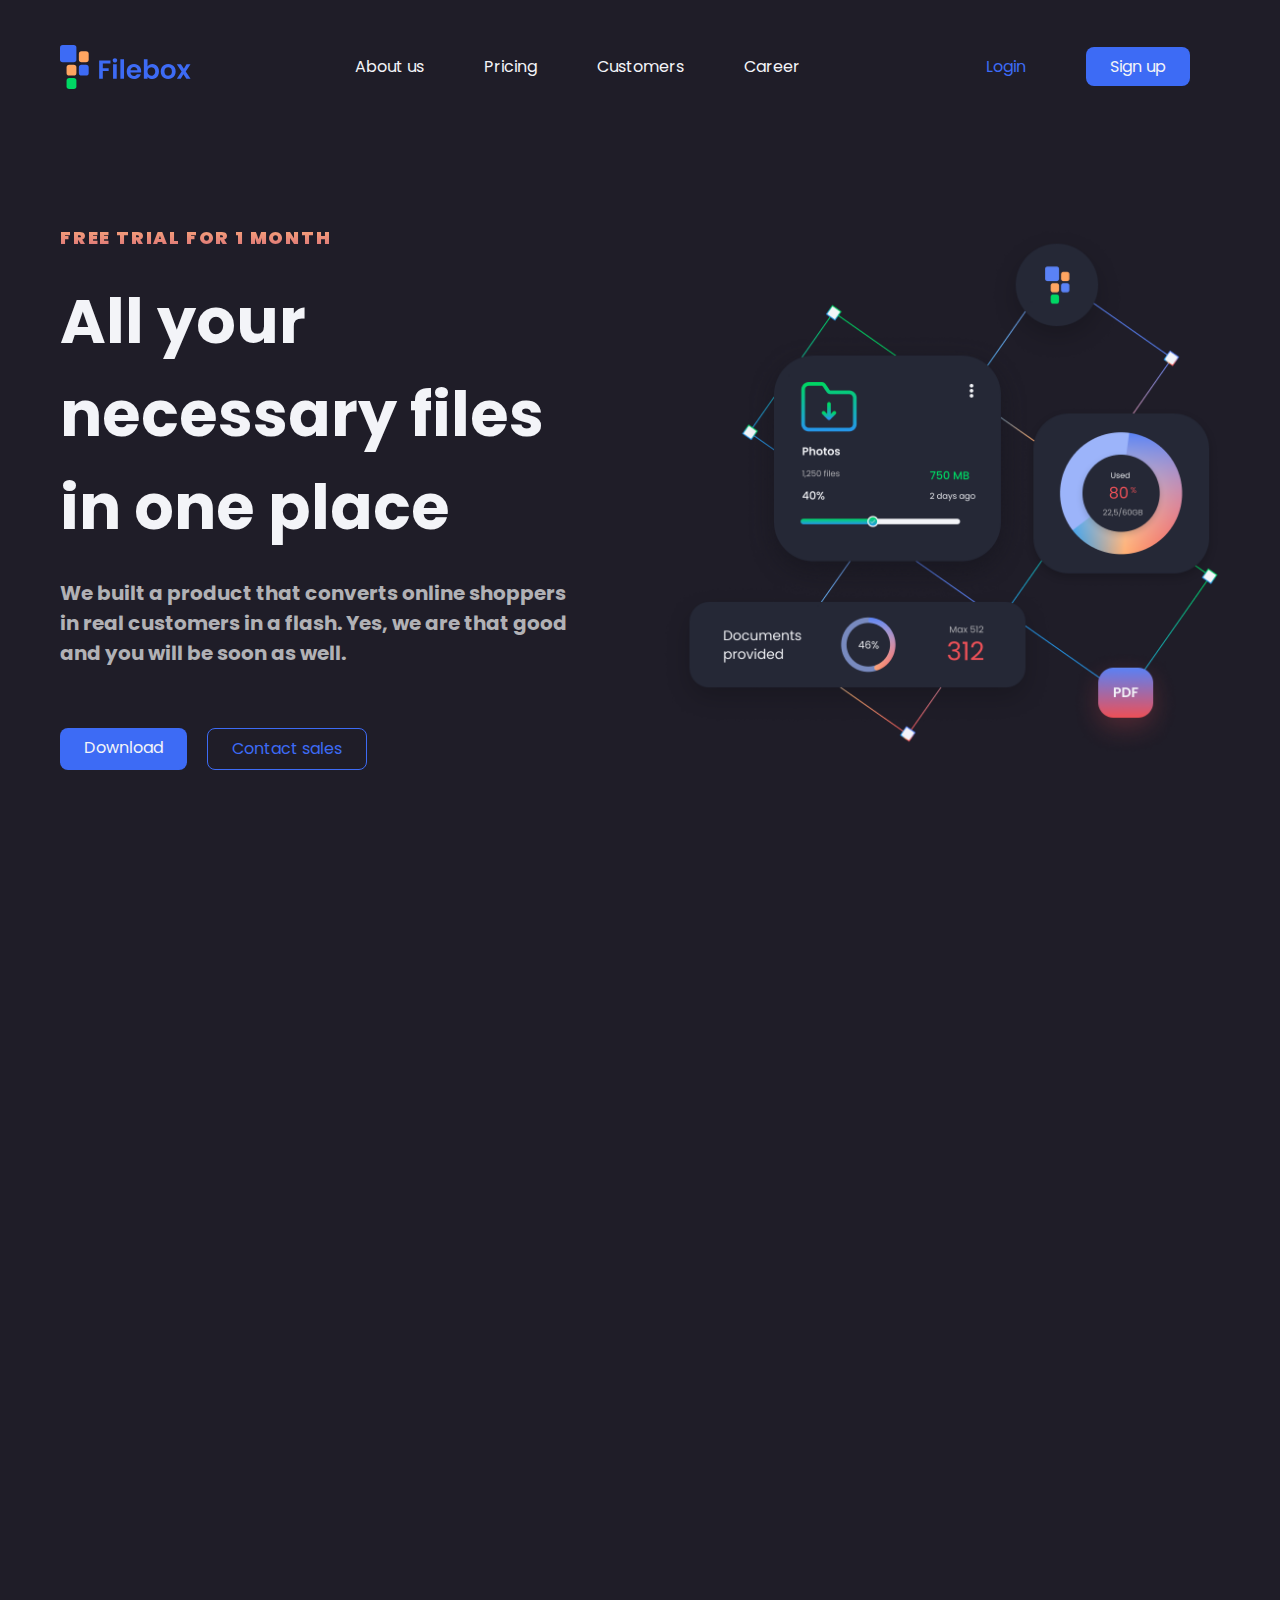
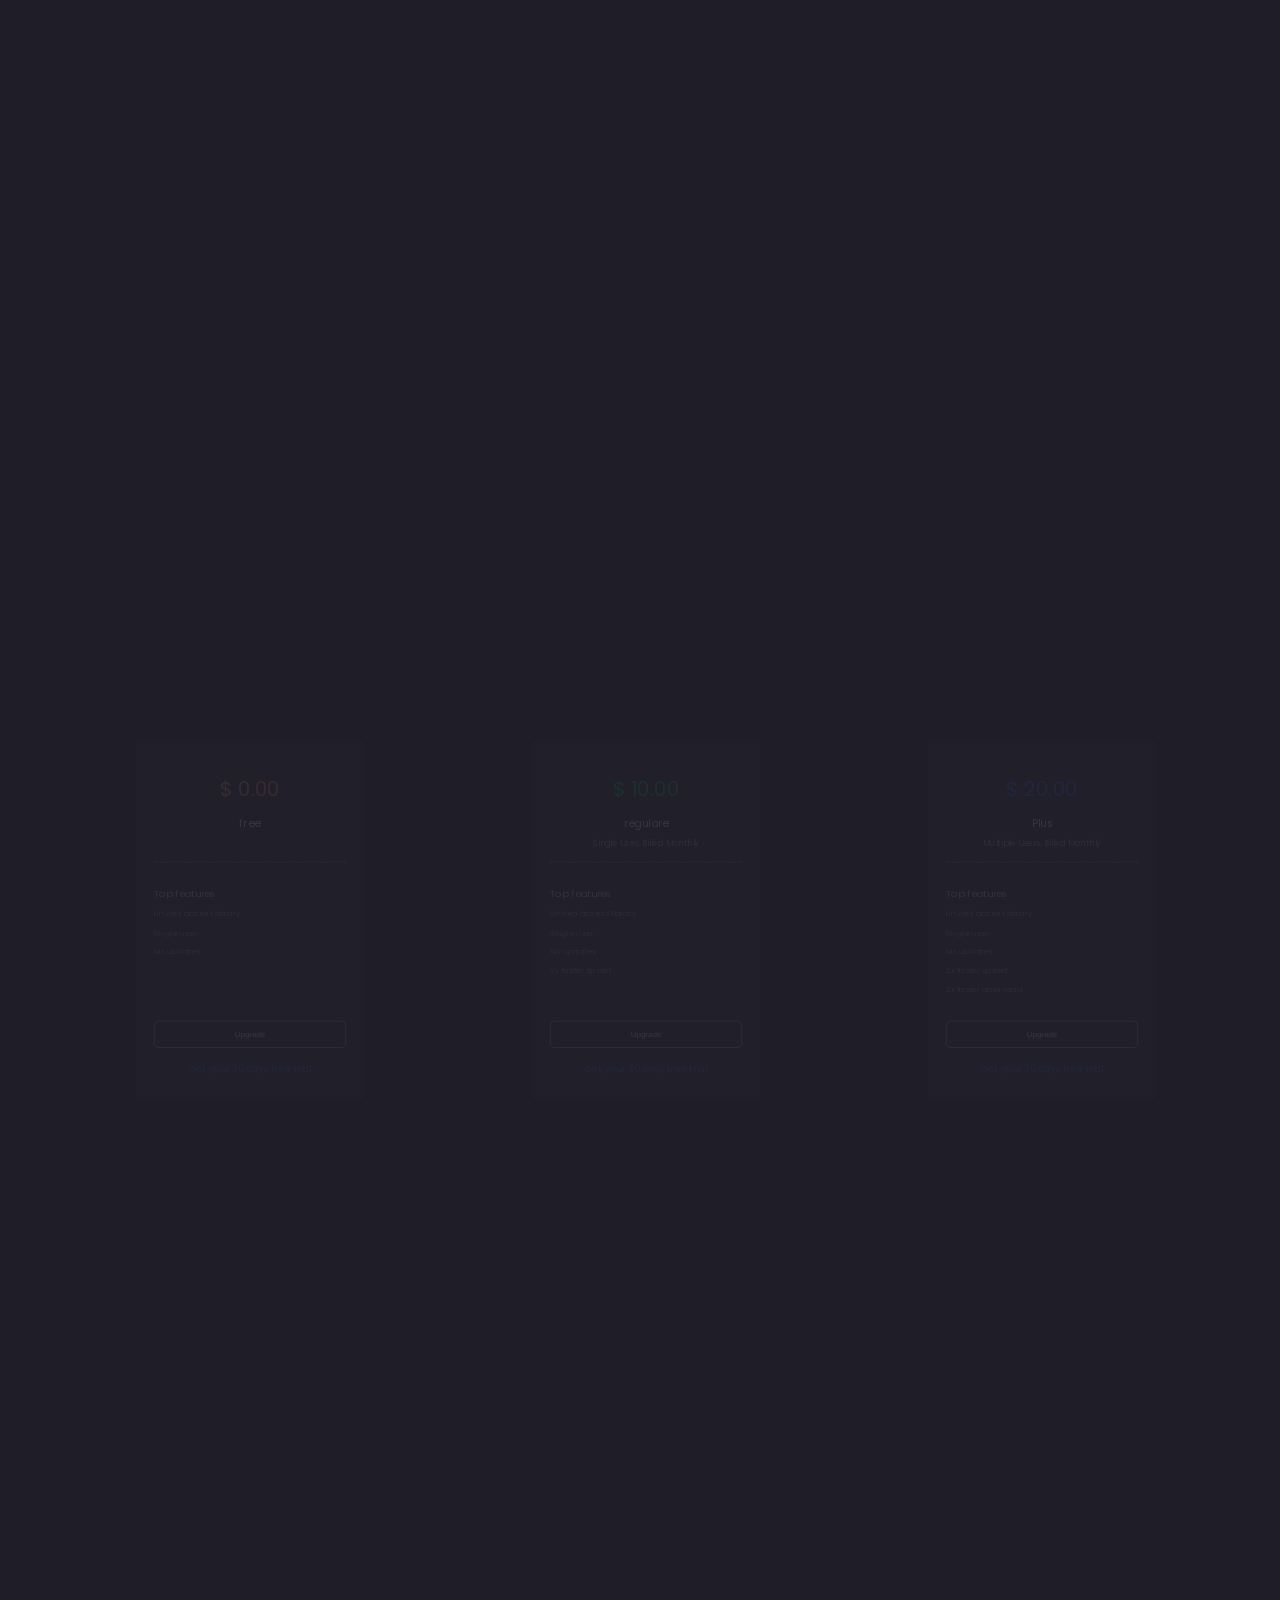
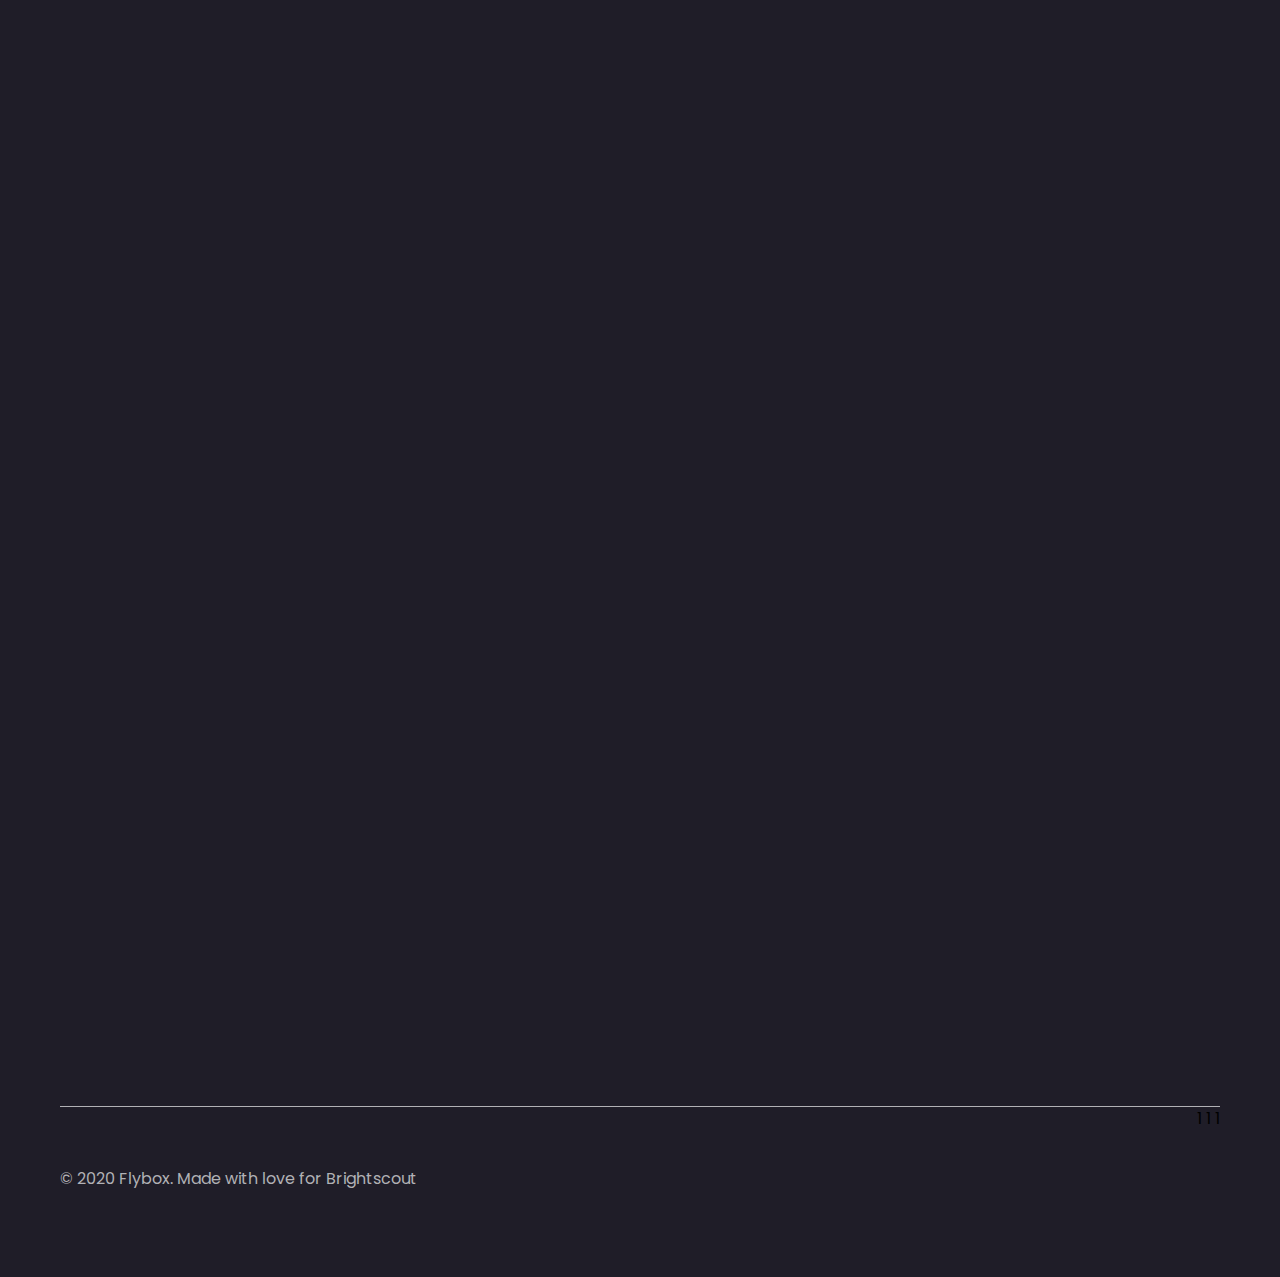
<file: index.html>
<!DOCTYPE html>
<html lang="zh-TW">
<head>
    <meta charset="UTF-8">
    <meta http-equiv="X-UA-Compatible" content="IE=edge">
    <meta name="viewport" content="width=device-width, initial-scale=1.0">
    <title>Filebox</title>
    <meta name="description" content="">
    <meta name="keywords" content="">
    <link rel="stylesheet" href="css/reset.css">
    <link rel="stylesheet" href="css/comman.css">
    <link rel="stylesheet" href="css/responsive.css">
    <link rel="stylesheet" href="https://cdn.jsdelivr.net/npm/bootstrap-icons@1.8.1/font/bootstrap-icons.css">
    <link href="https://unpkg.com/aos@2.3.1/dist/aos.css" rel="stylesheet">
</head>
<body>
    <div class="top" >  
        <span class="top1">Top</span> 
        <nav class="navbar container ">
             <div class="brand">
                 <a href="index.html">
                    <img src="image/Frame 95.svg" alt="">
                 </a>
             </div>
            <ul  class="nav">
                     <li><a href="#a">About us</a></li>
                     <li><a href="#b">Pricing</a></li>
                     <li><a href="#c">Customers</a></li>
                     <li><a href="#d">Career</a></li>
            
            </ul>
             <ul class="login">
                 <li ><a href="" class="log">Login</a></li>
                 <li ><a href="" class="sign">Sign up</a></li>
             </ul>
             </nav>

        <div class="row container header" >
                <div class="col col-1">
                    <h6>FREE TRIAL FOR 1 MONTH</h6>
                    <h1>All your necessary files in one place</h1>
                    <p>We built a product that converts online shoppers in real customers in a 
                        flash. Yes, we are that good and you will be soon as well. </p>
                    
                    <div class="button">
                        <a href="" class="btn-1">Download</a>
                        <a href="" class="btn-2">Contact sales</a>
                    </div> 
                    
                </div>
                <div class="col col-2">
                    <img class="pulsate-bck" src="image/Group 312.png" alt="">
              </div>
        </div>
        
    </div>
 
    <section class="mean " id="a" >
        <div class="title container ">
            <h3 data-aos="fade-down"
            data-aos-easing="linear"
            data-aos-duration="1500">Benefits for your ongoing business </h3>
            <h1 data-aos="fade-down"
            data-aos-easing="linear"
            data-aos-duration="1500">Organise your work simple & effortless </h1>
        </div>
        <div class="way container ">
            <div class="im-right" data-aos="fade-right"
            data-aos-offset="300"
            data-aos-easing="ease-in-sine">
                <div>
                    <img src="image/Group 315.png" alt="">
                    <img class="pulsate-bck" src="image/Card.png" alt="">
                    <img class="pulsate-bck" src="image/Group.png" alt="">  
                </div>
            </div>
            <ul class="left" data-aos="fade-left"
            data-aos-offset="300"
            data-aos-easing="ease-in-sine">
                <li>
                    <img class="wobble-hor-bottom" src="image/1.png" alt="">
                    <h5>Easy to customise</h5>
                    <p>Everything you get is customisable. Just place elements & start designing.</p>
                   
                </li>
                <li> 
                    <img class="wobble-hor-bottom" src="image/2.png" alt="">
                    <h5>Easy to edit</h5>
                    <p>You can edit all the files to suit your needs. Make them exactly as you want.</p>
                    
                </li>
                <li> 
                    <img  class="wobble-hor-bottom" src="image/3.png" alt="">
                    <h5>Change colors on the fly</h5>
                    <p>You can choose your own colors to match your design. </p>
                   
                   
                </li>
            </ul>
            
        </div>
        <div class="price-block container" id="b">
            <div class="price-title" data-aos="fade-down"
            data-aos-easing="linear"
            data-aos-duration="1500">
                <p>pricing </p>
                <h4 class="long">Pricing plans for your business</h4>
                <h4 class="short-plan">Pricing plans</h4>
            </div>
            <div  class="block grid">
                <div class="heigh" data-aos="zoom-in" data-aos-duration="500" >
                    <div class="block-top">
                        <h5>$ 0.00</h5>
                        <h6>free</h6>
                    </div>
                    <ul>
                        <p>Top features </p>
                        <LI>Limited access library</LI>
                        <LI>Single user</LI>
                        <LI>No updates</LI>
                    </ul>
                    <div class="up" >
                        <button>Upgrade</button>
                        <a href="">Get your 30 days free trial</a>
                    </div>
                </div>
                <div class="heigh" data-aos="zoom-in" data-aos-duration="500">
                    <div class="block-top">
                        <h5>$ 10.00</h5>
                        <h6>regulare</h6>
                        <p>Single User, Billed Monthly</p>
                    </div>
                    <ul>
                        <p>Top features </p>
                        <li>Limited access library</li>
                        <li>Single user</li>
                        <li>No updates</li>
                        <li>2x faster speed</li>
                    </ul>
                    <div class="up">
                        <button>Upgrade</button>
                        <a href="">Get your 30 days free trial</a>
                    </div>
                </div>
                <div class="heigh" data-aos="zoom-in" data-aos-duration="500">
                    <div class="block-top">
                         <h5>$ 20.00</h5>
                         <h6>Plus</h6>
                         <p>Multiple Users, Billed Monthly</p>
                    </div>
                   
                   
                    
                    <ul>
                        <p>Top features </p>
                        <li>Limited access library</li>
                        <li>Single user</li>
                        <li>No updates</li>
                        <li>2x faster speed</li>
                        <li>2x faster download</li>
                    </ul>
                    <div class="up">
                        <button>Upgrade</button>
                        <a href="">Get your 30 days free trial</a>
                    </div>
                </div>
            </div>
            
        </div>
    </section>
    <section class="bottom posit"  id="c" >
        <div class="container">
            <div class="bottom-main" data-aos="fade-up"
            data-aos-anchor-placement="bottom-bottom">
               
                <h3>customer stories</h3>
                <h1>What do our clients think about working with us</h1>
                <div>
                    <div class="card testimonialsContainer">
                        <div class="progress"></div>
                        <i class="bi bi-chat-dots-fill"></i>
                        <p class="testimonial">We built a product that converts online shoppers in real customers in a f
                            lash. Yes, we are that good and you will be soon as well. </p>
                        <h6 class="username">brat palmer</h6>
                        <h5 class="role">Senior Brand Designer</h5>
                    </div>
                </div>
            </div>
            <!-- <div class="user-image" >
                <img src="../image/Users.png" alt="">
                
            </div> -->
        
        </div>
    </section>
    <footer id="d">
        <div class="container">
            <div class="home" data-aos="fade-up"
            data-aos-anchor-placement="top-center" >
                <img src="image/Frame 95.svg" alt="">
                <ul>
                    <li class="heading">Home</li>
                    <li>Become an affiliate</li>
                    <li>Services</li>
                    <li>Unlimited downloads</li>
                </ul>
                <ul >
                    <li class="heading">Products</li>
                    <li>Themes & Templates</li>
                    <li>Illustrationsc</li>
                    <li>Design Systems</li>
                    <li>UI Kits</li>
                    <li>Wireframe Kits</li>
                </ul>
                <ul>
                    <li class="heading">Products</li>
                    <li >Legal</li>
                    <li>Licence</li>
                    <li>Refund Policy</li>
                    <li>About Us</li>
                    <li>Contact</li>
                </ul>
                <ul>
                    <li class="heading">Products</li>
                    <li>Blog</li>
                    <li>Stories</li>
                    <li>Kit Store</li>
                    <li>Social Media</li>
                    <li>Learning</li>
                </ul>
    
            </div>
            <div class="company">
                <p>© 2020 Flybox. Made with love for Brightscout </p>
                <div>
                    <span>1</span>
                    <span>1</span>
                    <span>1</span>
                </div>

                </div>
            </div>
        </div>

    </footer>
    <script src="js/anima.js"></script>
    <script src="https://unpkg.com/aos@2.3.1/dist/aos.js"></script>
    <script>
        AOS.init();
    </script>
</body>
</html>
</file>
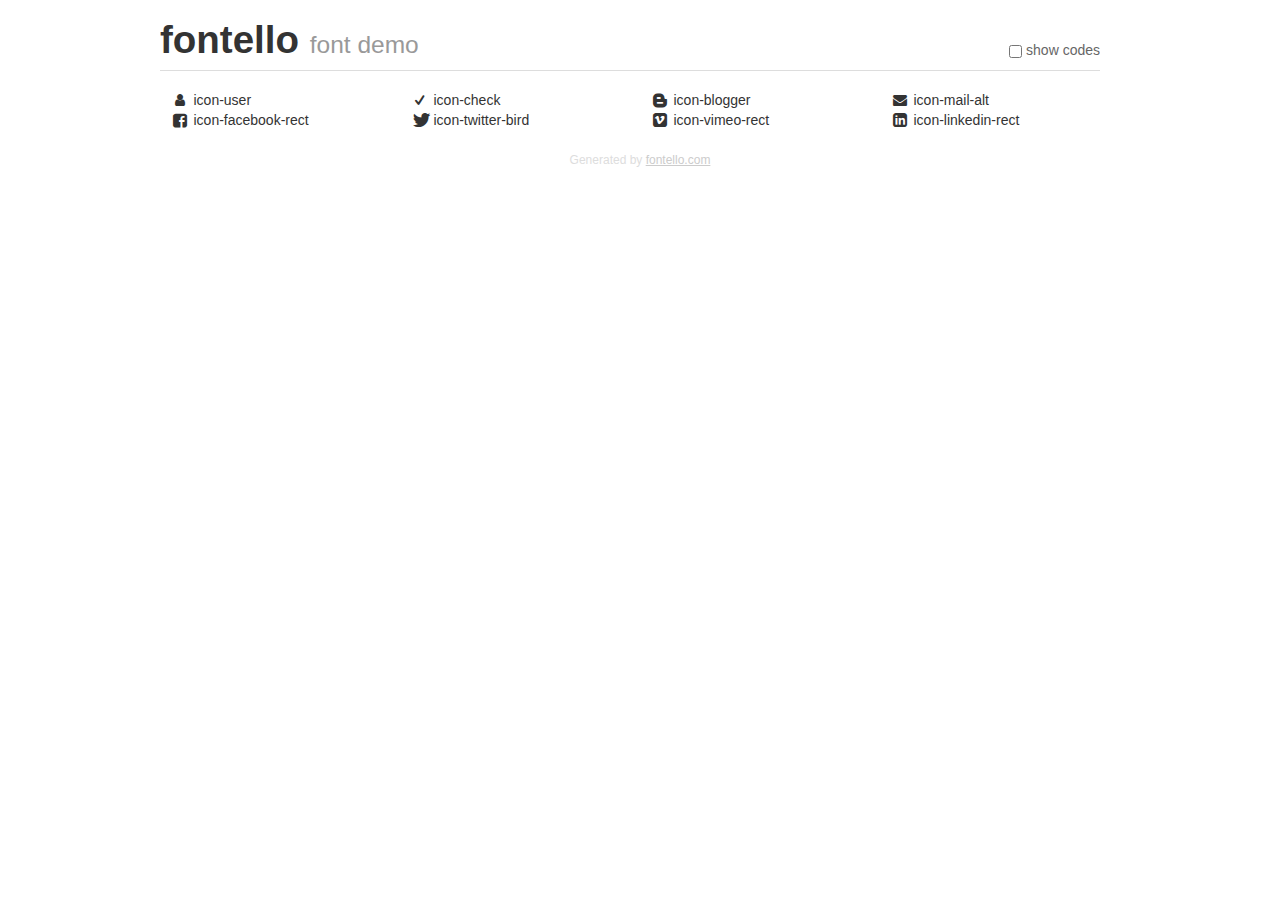
<file: image/fontello-33fbe408/demo.html>
<!DOCTYPE html>
<html>
  <head>
  <!--[if lt IE 9]><script language="javascript" type="text/javascript" src="//html5shim.googlecode.com/svn/trunk/html5.js"></script><![endif]-->
  <meta charset="UTF-8">
  <style>
    html {
      font-size: 100%;
      -webkit-text-size-adjust: 100%;
      -ms-text-size-adjust: 100%;
    }
    a:focus {
      outline: thin dotted #333;
      outline: 5px auto -webkit-focus-ring-color;
      outline-offset: -2px;
    }
    a:hover,
    a:active {
      outline: 0;
    }
    input {
      margin: 0;
      font-size: 100%;
      vertical-align: middle;
      *overflow: visible;
      line-height: normal;
    }
    input::-moz-focus-inner {
      padding: 0;
      border: 0;
    }
    body {
      margin: 0;
      font-family: "Helvetica Neue", Helvetica, Arial, sans-serif;
      font-size: 14px;
      line-height: 20px;
      color: #333;
      background-color: #fff;
    }
    a {
      color: #08c;
      text-decoration: none;
    }
    a:hover {
      color: #005580;
      text-decoration: underline;
    }
    .row {
      margin-left: -20px;
      *zoom: 1;
    }
    .row:before,
    .row:after {
      display: table;
      content: "";
      line-height: 0;
    }
    .row:after {
      clear: both;
    }
    .span3 {
      float: left;
      min-height: 1px;
      margin-left: 20px;
      width: 220px;
    }
    .container {
      width: 940px;
      margin-right: auto;
      margin-left: auto;
      *zoom: 1;
    }
    .container:before,
    .container:after {
      display: table;
      content: "";
      line-height: 0;
    }
    .container:after {
      clear: both;
    }
    small {
      font-size: 85%;
    }
    h1 {
      margin: 10px 0;
      font-family: inherit;
      font-weight: bold;
      line-height: 20px;
      color: inherit;
      text-rendering: optimizelegibility;
      line-height: 40px;
      font-size: 38.5px;
    }
    h1 small {
      font-weight: normal;
      line-height: 1;
      color: #999;
      font-size: 24.5px;
    }

    body {
      margin-top: 90px;
    }
    .header {
      position: fixed;
      top: 0;
      left: 50%;
      margin-left: -480px;
      background-color: #fff;
      border-bottom: 1px solid #ddd;
      padding-top: 10px;
      z-index: 10;
    }
    .footer {
      color: #ddd;
      font-size: 12px;
      text-align: center;
      margin-top: 20px;
    }
    .footer a {
      color: #ccc;
      text-decoration: underline;
    }
    .the-icons {
      font-size: 14px;
      line-height: 24px;
    }
    .switch {
      position: absolute;
      right: 0;
      bottom: 10px;
      color: #666;
    }
    .switch input {
      margin-right: 0.3em;
    }
    .codesOn .i-name {
      display: none;
    }
    .codesOn .i-code {
      display: inline;
    }
    .i-code {
      display: none;
    }
    @font-face {
      font-family: 'fontello';
      src: url('./font/fontello.eot?65590696');
      src: url('./font/fontello.eot?65590696#iefix') format('embedded-opentype'),
           url('./font/fontello.woff?65590696') format('woff'),
           url('./font/fontello.ttf?65590696') format('truetype'),
           url('./font/fontello.svg?65590696#fontello') format('svg');
      font-weight: normal;
      font-style: normal;
    }
    .demo-icon {
      font-family: "fontello";
      font-style: normal;
      font-weight: normal;
      speak: never;
     
      display: inline-block;
      text-decoration: inherit;
      width: 1em;
      margin-right: .2em;
      text-align: center;
      /* opacity: .8; */
     
      /* For safety - reset parent styles, that can break glyph codes*/
      font-variant: normal;
      text-transform: none;
     
      /* fix buttons height, for twitter bootstrap */
      line-height: 1em;
     
      /* Animation center compensation - margins should be symmetric */
      /* remove if not needed */
      margin-left: .2em;
     
      /* You can be more comfortable with increased icons size */
      /* font-size: 120%; */
     
      /* Font smoothing. That was taken from TWBS */
      -webkit-font-smoothing: antialiased;
      -moz-osx-font-smoothing: grayscale;
     
      /* Uncomment for 3D effect */
      /* text-shadow: 1px 1px 1px rgba(127, 127, 127, 0.3); */
    }
    </style>
    <link rel="stylesheet" href="css/animation.css"><!--[if IE 7]><link rel="stylesheet" href="css/" + font.fontname + "-ie7.css"><![endif]-->
    <script>
      function toggleCodes(on) {
        var obj = document.getElementById('icons');
      
        if (on) {
          obj.className += ' codesOn';
        } else {
          obj.className = obj.className.replace(' codesOn', '');
        }
      }
    </script>
  </head>
  <body>
    <div class="container header">
      <h1>fontello <small>font demo</small></h1>
      <label class="switch">
        <input type="checkbox" onclick="toggleCodes(this.checked)">show codes
      </label>
    </div>
    <div class="container" id="icons">
      <div class="row">
        <div class="span3" title="Code: 0xe800">
          <i class="demo-icon icon-user">&#xe800;</i> <span class="i-name">icon-user</span><span class="i-code">0xe800</span>
        </div>
        <div class="span3" title="Code: 0xe801">
          <i class="demo-icon icon-check">&#xe801;</i> <span class="i-name">icon-check</span><span class="i-code">0xe801</span>
        </div>
        <div class="span3" title="Code: 0xe802">
          <i class="demo-icon icon-blogger">&#xe802;</i> <span class="i-name">icon-blogger</span><span class="i-code">0xe802</span>
        </div>
        <div class="span3" title="Code: 0xf0e0">
          <i class="demo-icon icon-mail-alt">&#xf0e0;</i> <span class="i-name">icon-mail-alt</span><span class="i-code">0xf0e0</span>
        </div>
      </div>
      <div class="row">
        <div class="span3" title="Code: 0xf301">
          <i class="demo-icon icon-facebook-rect">&#xf301;</i> <span class="i-name">icon-facebook-rect</span><span class="i-code">0xf301</span>
        </div>
        <div class="span3" title="Code: 0xf303">
          <i class="demo-icon icon-twitter-bird">&#xf303;</i> <span class="i-name">icon-twitter-bird</span><span class="i-code">0xf303</span>
        </div>
        <div class="span3" title="Code: 0xf30e">
          <i class="demo-icon icon-vimeo-rect">&#xf30e;</i> <span class="i-name">icon-vimeo-rect</span><span class="i-code">0xf30e</span>
        </div>
        <div class="span3" title="Code: 0xf31b">
          <i class="demo-icon icon-linkedin-rect">&#xf31b;</i> <span class="i-name">icon-linkedin-rect</span><span class="i-code">0xf31b</span>
        </div>
      </div>
    <div class="container footer">Generated by <a href="https://fontello.com">fontello.com</a></div>
  </body>
</html>
</file>
<file: css/comman.css>
@import url(https://fonts.googleapis.com/css2?family=Poppins:wght@300&display=swap);

:root {
    --dark :#1F1D28;
    --lightgray :#F3F4F8;
    --blue :#3D6BF5;
    --text :#B1B1B5;
    --dark3 :#2F3142;
    --green-1  :#00D764;

    }
    .pulsate-bck {
        -webkit-animation: pulsate-bck 0.8s ease-in-out infinite both;
                animation: pulsate-bck 0.8s ease-in-out infinite both;
    }



@-webkit-keyframes pulsate-bck {
    0% {
      -webkit-transform: scale(1);
              transform: scale(1);
    }
    50% {
      -webkit-transform: scale(0.9);
              transform: scale(0.9);
    }
    100% {
      -webkit-transform: scale(1);
              transform: scale(1);
    }
  }
  @keyframes pulsate-bck {
    0% {
      -webkit-transform: scale(1);
              transform: scale(1);
    }
    50% {
      -webkit-transform: scale(0.9);
              transform: scale(0.9);
    }
    100% {
      -webkit-transform: scale(1);
              transform: scale(1);
    }
  }
  
    .container {
        max-width: 1200px ;
        margin: 0 auto;
        padding-left: 20px;
        padding-right: 20px;
     }
body {
    font-family: Poppins,Arial, Helvetica, sans-serif;
    background-color: var(--dark);
    letter-spacing: 0.2 em ;
}
.top1 {
    display: none;
    position: fixed;
    cursor: pointer;
    right: 2rem;
    bottom: 2rem;
    color: var(--lightgray);
    background:linear-gradient( 45deg,
    #2698EA 0%, #5A82F6 80%) ;
    text-align: center;
    line-height: 4rem;
    border-radius: 50%;
    width: 4rem;
    height: 4rem;
    transition: all 0.5s;
}
.top1:hover{
    animation: pulsate-bck 0.8s ease-in-out infinite both;
}

.navbar {
    width: 100%;
    display: flex;
    align-items: center;
    justify-content: space-between;
    padding-top: 45px;
}
.navbar .brand img {
    max-width: 138px;
}

.navbar  ul , .login  {
    
    display: flex;
    justify-content: space-between;
    text-align: center;
    color: var(--lightgray);
    
}

.navbar  ul li a , .login li a  {
    margin: 0 30px;
    color: var(--lightgray);

}
.navbar  ul li:hover , .login .log:hover  {
    font-size: 16px;
    font-weight: bold;
    transform: scale(1.2);
}
.navbar ul .log  {
    color: var(--blue );
}
.navbar ul .log:hover {
    color: #3E47DD;
}

.navbar ul .sign  {
    padding: 8px 24px;
    background-color: var(--blue);
    border-radius:  8px;
}
.row {
    display: flex;
    justify-content: space-between;
}

.col {
    display: flex;
    align-items:flex-start
}
 .col-1{
     flex : 1;
    flex-direction: column;
    /* padding-right: 200px; */
    font-weight: bolder;
    
 }
 .col-1 h6 {
    background: linear-gradient(to top, #d76d77, #ffaf7b);
    background: -webkit-linear-gradient(to top, #d76d77, #ffaf7b);
    background-clip: text;
    -webkit-background-clip: text;
    color: transparent;
     font-weight: bolder;
     font-size: 18px;
     letter-spacing: 0.1em ;

 }
 .col-1 h1 {
     width: 90%;
    color: var(--lightgray);
    font-size: 62px;
    margin-top: 24px;
}
.col-1 p {
    width: 90%;
    color: var(--text);
    font-size: 20px;
    margin-top: 24px;
}
.row div .button {
    display: flex;
    justify-content: space-around;
    margin-top: 60px;
}
.row div .btn-1 {
    margin-right: 20px;
    padding: 8px 24px;
    color: var(--lightgray);
    background-color: var(--blue);
    border-radius:  8px;
    font-weight: normal;
}
.row div .btn-1:hover{
    border: 1px var(--blue) solid;
    background-color: var(--dark);
    border-radius:  8px;
    font-weight: bold;
}
.row div .btn-2 {
    padding: 8px 24px;
    color: var(--blue );
    border: 1px var(--blue) solid;
    border-radius:  8px;
    font-weight: normal;
}
.row div .btn-2:hover{
    padding: 8px 24px;
    color: var(--lightgray);
    background:linear-gradient( 45deg,
    #2698EA 0%, #5A82F6 80%) ;
    font-weight: bold;
}

/* header -2 */
 .col-2 {
    flex : 1;
     width: 100%;
     justify-content: flex-end;
     align-items:flex-start
 }
 .col-2 img {
     max-width: 560px;

 }
 
 .header{
    margin-top: 15vh;
 }
 .mean .title {
     margin-top: 200px;
     margin-bottom: 80px;
     text-align: center;
     
 }
 .mean .title h1 {
    width: 60%;
    color: var(--lightgray);
    font-size: 40px;
    margin: 0 auto;
    margin-top: 24px;
 }
 .mean .title h3 {
    font-size: 18px;
    color: var(--lightgray);
 } 
 
 .way .im-right {
     display: flex;
     flex: 2;
     justify-content: center;
     align-items: center;
     position: relative;
 }

 .way .im-right img:nth-child(2) {
    position: absolute;
    right: 138px;
    bottom: 94px;
    width: 35%;
}
.way .im-right img:nth-child(3) {
    position: absolute;
    right: 100px;
    top : 20px;
    max-width: 150px;
}
.way {
    display: flex;
    justify-content: center;
}
.way ul {
    display: flex;
    flex: 1;
    flex-direction:column;
    padding-left: 200px;
    justify-content: space-around;

}
.way .left li {
    display: flex;
    flex-direction: column;
    align-items: flex-start;
    color: var(--lightgray);
    margin-bottom: 48px;
}
.way .left  img {
    width: 25%;

}

.way .left h5 {
    font-size: 20px;
    padding-top: 24px; 
    padding-bottom: 6px;
}
.way .left p{

    font-size: 16px;
    font-weight: 100;
}
/* section price */

.price-title {
   text-align: center;
   margin: 100px 0;
}
.price-title p{
    color: var(--lightgray);
    font-weight: bold;
}
.price-title h4{
    color: var(--lightgray);
    font-size: 44px;
    font-weight: bold;
}

.price-block .grid  {
    display: grid;
    grid-template-columns: repeat(3, 1fr);
    grid-column-gap: 1em;
    justify-items: center;
    

}
.price-block .grid div {
    flex-direction:column;
    margin-left: auto;
    margin-right: auto;
    background-color: var(--dark3);
    text-align: center;
    color: var(--lightgray);

} 
.price-block .grid .heigh{
    display: flex;
    justify-content: center;
    
    height: 600px;
    padding: 56px  30px;
    border-radius: 10px;
    opacity: 0.1;
}

.price-block .grid .heigh:hover{
    transform: scale(1.05);
    opacity: 1;
    box-shadow: 0 0 30px #63636342;

}
.price-block .grid div ul {
    text-align: left;
} 
.price-block .block {
    height: 740px;
}
.price-block .block h5 {
    font-size: 34px;
    font-weight: normal;
    margin-bottom: 18px;
}

.block div:nth-child(1) h5 {
    color: #FFA561;
}
.block div:nth-child(2) h5 {
    color: var(--green-1);
}
.block div:nth-child(3) h5 {
    color:var(--blue);
}

.block-top {
    height: 150px;
}

.block-top h6 {
    margin-bottom: 10px;
    font-size: 18px;
    font-weight: normal;
}
.block-top p {
    font-size: 14px;
    color: var(--text);
}
.heigh ul {
    height: 270px;
    border-top-style: dashed;
    border-width: 1px;
    width: 320px;
}

.heigh ul p {
    font-size: 16px;
    font-weight: 300;
    margin-top: 40px;
    margin-bottom: 10px;
    color: var(--lightgray);
}
.heigh ul li {
    margin-top: 12px;
    font-size: 13px;
    font-weight: 300;
    color: var(--text);
}
.heigh .up {
    display: flex;
    flex-direction: column;
    align-items: center;
    align-self:flex-end ;
    height: 76px;

}

.heigh button {
    cursor: pointer;
    background: none;
    border: 1px var(--lightgray) solid;
    color: var(--lightgray);
    padding: 14px 102px ;
    margin-bottom: 24px;
    border-radius: 8px;
    width: 320px;
}
.heigh button:hover {
    background-color: var(--blue);
    color: var(--lightgray);
    border: 1px var(--blue) solid;
}
.heigh a {
    color: var(--blue);
}
/* bottom */
.bottom-main {
    margin: 0 auto;
    text-align: center;
}
.bottom .bottom-main  h3 {
    margin-top: 160px;
    margin-bottom: 32px;
    font-size: 18px;
    font-weight: bolder;
    background: linear-gradient(to top, #d76d77, #ffaf7b);
    background: -webkit-linear-gradient(to top, #d76d77, #ffaf7b);
    background-clip: text;
    -webkit-background-clip: text;
    color: transparent;
}
.bottom .bottom-main  h1 {
    max-width: 600px;
    margin-right: auto;
    margin-left: auto;
    margin-bottom: 76px;
    font-size: 40px;
    font-weight: bolder;
    color: var(--lightgray);
}
.bottom-main .card {
    margin: 0 auto;
    padding:  36px 34px;
    max-width: 600px;
    background-color: var(--dark3);
    color: var(--lightgray);
    border-radius: 10px;
    text-align: center;
}
.bottom-main .card p{
    text-align: left;
    margin-top: 20px;
    margin-bottom: 30px;
    font-size: 18px;
    
}
.bottom-main i{
    color: #e7e7e759;
    font-size: 50px;
}
.bottom-main .card h6{
    font-size: 18px;
    font-weight: bolder;
    text-transform:uppercase
}
.bottom-main .card h5{
    font-size: 14px;
    font-weight: bolder;
    color: var(--green-1);
}
.progress {
    background-color: var(--lightgray);
    height: 3px;
    width: 100%;
    animation: grow 7s linear infinite;
    transform-origin: left;
}
@keyframes grow {
    0% {
        transform: scaleX(0);
    }
}

.user-image img {
    position: absolute;
    right: 350px;
    bottom: -110px;
    max-width: 1200px;
}
.home {
    display: flex;
    justify-content: space-between;
    align-items: flex-start;
    margin-top: 300px;
    margin-bottom: 56px;
  
    
}
.home li {
    font-size: 16px;
    font-weight: normal;
    margin-top: 16px;
    color: var(--text);
}
.home .heading {
    font-size: 20px;
    font-weight: bolder;
    margin-top: 16px;
    color: var(--lightgray);
}
.company {
    display: flex;
    justify-content: space-between;
    margin-bottom: 86px;
    border-top-style:solid;
    border-width:1px;
    border-color: var(--text);
}
.company p {
    color: var(--text);
    margin-top: 60px;
}
.home img {
    max-width: 136px;
}
.short-plan {
    display: none;
}
body {
    padding-left: 36px;
    padding-right: 36px;
}
</file>
<file: css/responsive.css>
@media (max-width : 1200px) {
    .container {
        max-width: 1000px ;
        margin: 0 auto;
     }
    .top .nav , .top .login {
        display: none;
    }
    .price-block .grid  {
        grid-template-columns: 1fr;
        grid-row-gap: 3em;
        justify-content: center;
        
    
    }
    .posit {
        margin-top: 1600px;
    }
}
@media (max-width : 768px) {
    body {
        margin: 0 auto;
        text-align: center;
    }
    .row {
        flex-direction: column;
        justify-content: center;
        align-items: center;
    }
    .col {
        align-items: center;
        flex-wrap: wrap;
    }
    .col-1 {
        margin-top: 70px;
    }
    .col-1 h1 {
        color: var(--lightgray);
        font-size: 32px;
        margin-top: 22px;
    }
    .col-1 p {
        font-size: 16px;
        margin-top: 22px;
    }
    .col-2 img {
        max-width: 365px; 
        margin-top: 40px;
    }
    .mean .title h1 {
        width: 100%;
        color: var(--lightgray);
        font-size: 40px;

    }
    .way .im-right img:nth-child(2) {
        right: 78px;
        bottom: 22px;
        width: 35%;
    }
  
    .row div .btn-2 , .row div .btn-1 {
        padding: 8px 12px;
    }
    .way {
        flex-direction: column;
        justify-content: center;
    }
    .mean .title h3 {
        font-size: 12px;
        
    }
    .user-image {
        display: none;
    }
    .way ul {
        padding-left: 0px;
    }
    .way .left li {
        
        flex-direction: column;
        align-items: center; 
        color: var(--lightgray);
        margin-bottom: 48px;
    }
    .way .im-right img:nth-child(3) {
        right: 41px;
        top: -28px;
        width: 80px;
    }
    .way .im-right {
        margin-bottom: 40px;
    }
    .way .left p {
        margin-top: 12px;
        font-size: 16px;
        
    }
    .long {
        display: none;
    }
    .short-plan {
        display: inline-block;
    }
    .price-title {
        margin: 26px 0;
    }
    .bottom-main {
        display: flex;
        flex-direction: column;
    }
    .bottom {
        margin-top: 1200px;
    }
    .price-block .grid .heigh {
        padding: 32px 24px;
        border-radius: 10px;
        justify-content: space-around;
    }
    .heigh ul {
        height: 226px;
        border-top-style: dashed;
        border-width: 1px;
        width: 206px;
    }
    .heigh button {
        cursor: pointer;
        background: none;
        border: 1px var(--lightgray) solid;
        color: var(--lightgray);
        padding: 14px 0;
        margin-bottom: 24px;
        border-radius: 8px;
        width: 206px;
        text-align: center;
    }
    .home {
        flex-direction: column;
        align-items: center;
    }
    .home ul li {
        display: none;
    }
    .home ul .heading {
        display: block;
    }
    .bottom-main .card {
        padding: 65px 36px 34px;
        max-width: 325px;
        
    }
}
</file>
<file: image/fontello-33fbe408/css/animation.css>
/*
   Animation example, for spinners
*/
.animate-spin {
  -moz-animation: spin 2s infinite linear;
  -o-animation: spin 2s infinite linear;
  -webkit-animation: spin 2s infinite linear;
  animation: spin 2s infinite linear;
  display: inline-block;
}
@-moz-keyframes spin {
  0% {
    -moz-transform: rotate(0deg);
    -o-transform: rotate(0deg);
    -webkit-transform: rotate(0deg);
    transform: rotate(0deg);
  }

  100% {
    -moz-transform: rotate(359deg);
    -o-transform: rotate(359deg);
    -webkit-transform: rotate(359deg);
    transform: rotate(359deg);
  }
}
@-webkit-keyframes spin {
  0% {
    -moz-transform: rotate(0deg);
    -o-transform: rotate(0deg);
    -webkit-transform: rotate(0deg);
    transform: rotate(0deg);
  }

  100% {
    -moz-transform: rotate(359deg);
    -o-transform: rotate(359deg);
    -webkit-transform: rotate(359deg);
    transform: rotate(359deg);
  }
}
@-o-keyframes spin {
  0% {
    -moz-transform: rotate(0deg);
    -o-transform: rotate(0deg);
    -webkit-transform: rotate(0deg);
    transform: rotate(0deg);
  }

  100% {
    -moz-transform: rotate(359deg);
    -o-transform: rotate(359deg);
    -webkit-transform: rotate(359deg);
    transform: rotate(359deg);
  }
}
@-ms-keyframes spin {
  0% {
    -moz-transform: rotate(0deg);
    -o-transform: rotate(0deg);
    -webkit-transform: rotate(0deg);
    transform: rotate(0deg);
  }

  100% {
    -moz-transform: rotate(359deg);
    -o-transform: rotate(359deg);
    -webkit-transform: rotate(359deg);
    transform: rotate(359deg);
  }
}
@keyframes spin {
  0% {
    -moz-transform: rotate(0deg);
    -o-transform: rotate(0deg);
    -webkit-transform: rotate(0deg);
    transform: rotate(0deg);
  }

  100% {
    -moz-transform: rotate(359deg);
    -o-transform: rotate(359deg);
    -webkit-transform: rotate(359deg);
    transform: rotate(359deg);
  }
}
</file>
